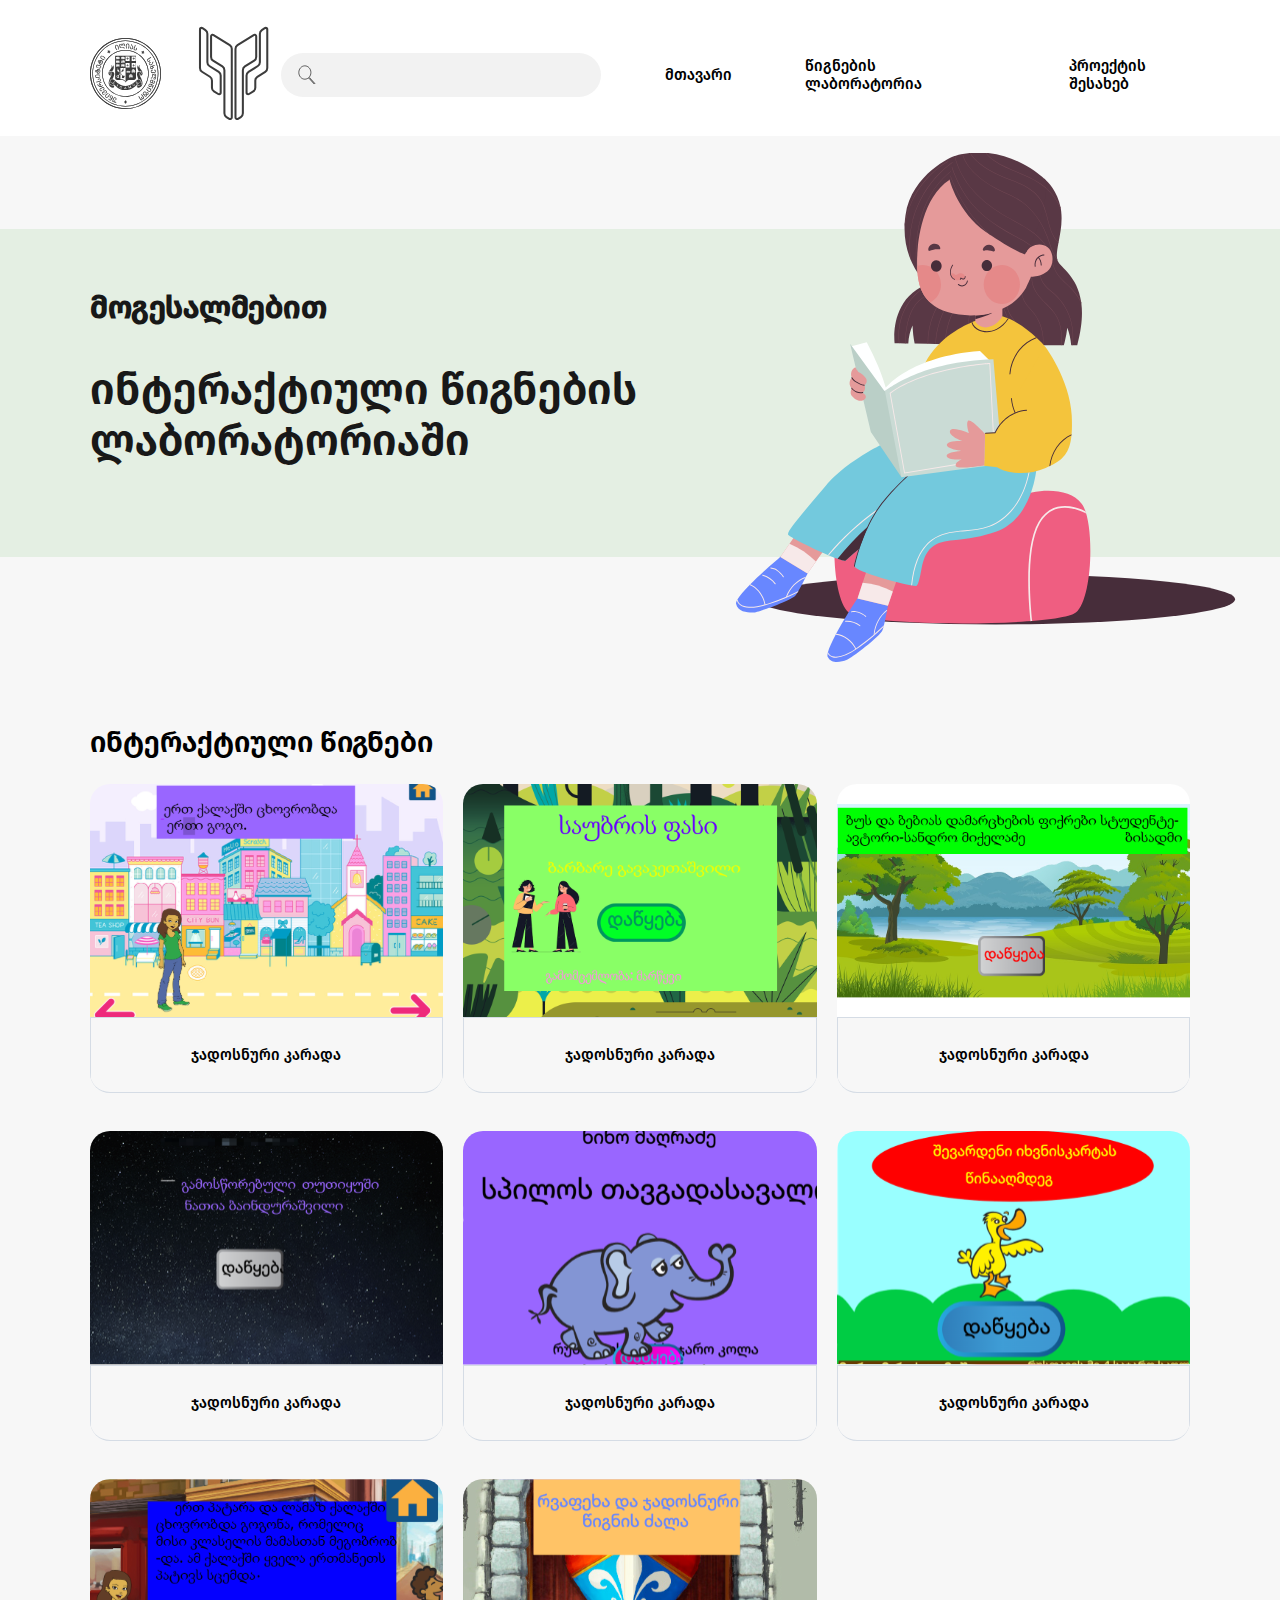
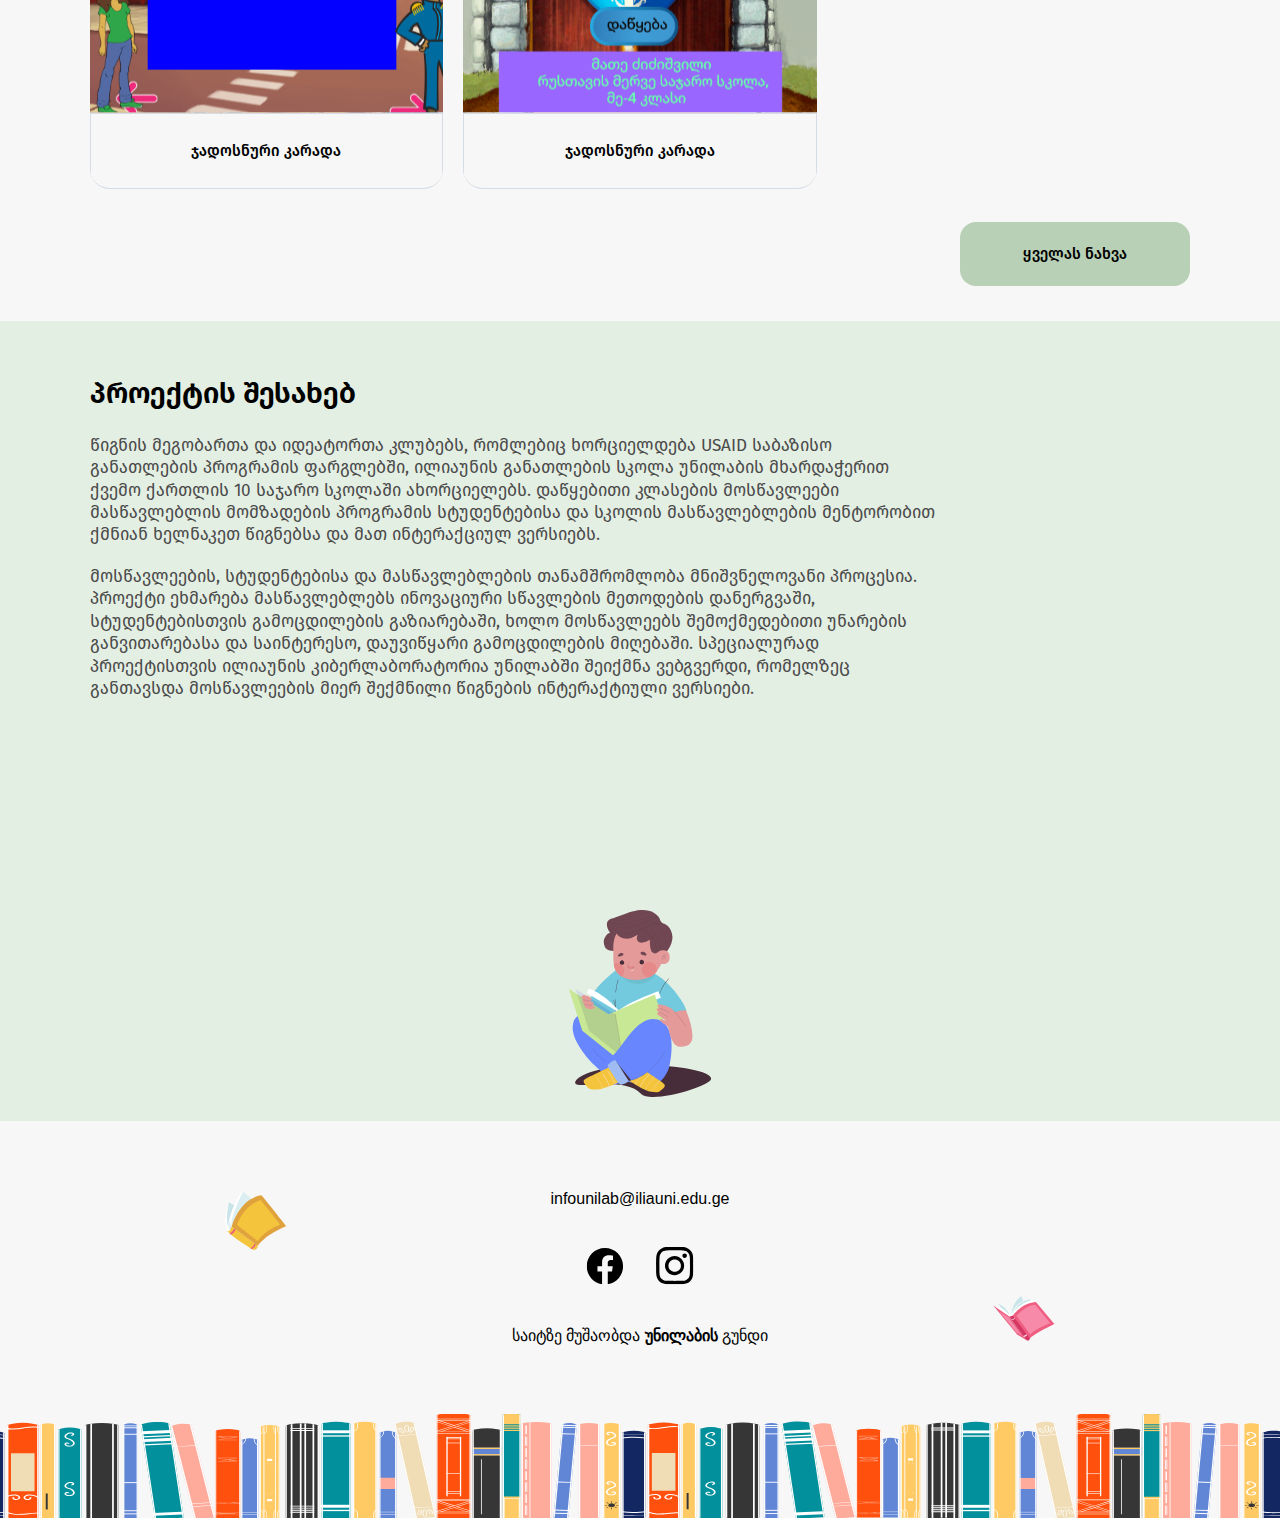
<file: index.html>
<!DOCTYPE html>
<html lang="en">
  <head>
    <meta charset="UTF-8" />
    <meta name="viewport" content="width=device-width, initial-scale=1.0" />
    <meta name="description" content="Laboratory of books, Unilab Project" />
    <meta name="author" content="Guga Kobakhidze, Luka Butskhrikidze" />
    <title>Laboratory of books</title>
    <link rel="stylesheet" href="./styles/css/global.css" />
  </head>
  <body>
    <!-- Mobile Menu -->
    <div class="mobileMenu">
      <div class="closeBtn">
        <svg
          class="closeButton"
          width="65"
          height="65"
          viewBox="0 0 65 65"
          fill="none"
          xmlns="http://www.w3.org/2000/svg"
        >
          <g filter="url(#filter0_d_936_4013)">
            <rect
              width="39.0763"
              height="3.3494"
              rx="1.6747"
              transform="matrix(0.707118 -0.707096 0.707118 0.707096 20 42.6309)"
              fill="#3E3E3E"
            />
            <rect
              width="39.0763"
              height="3.3494"
              rx="1.6747"
              transform="matrix(0.707118 0.707096 -0.707118 0.707096 22.3687 15)"
              fill="#3E3E3E"
            />
          </g>
          <defs>
            <filter
              id="filter0_d_936_4013"
              x="0.693848"
              y="-4.30664"
              width="68.6128"
              height="68.6113"
              filterUnits="userSpaceOnUse"
              color-interpolation-filters="sRGB"
            >
              <feFlood flood-opacity="0" result="BackgroundImageFix" />
              <feColorMatrix
                in="SourceAlpha"
                type="matrix"
                values="0 0 0 0 0 0 0 0 0 0 0 0 0 0 0 0 0 0 127 0"
                result="hardAlpha"
              />
              <feOffset />
              <feGaussianBlur stdDeviation="10" />
              <feComposite in2="hardAlpha" operator="out" />
              <feColorMatrix
                type="matrix"
                values="0 0 0 0 0 0 0 0 0 0 0 0 0 0 0 0 0 0 0.25 0"
              />
              <feBlend
                mode="normal"
                in2="BackgroundImageFix"
                result="effect1_dropShadow_936_4013"
              />
              <feBlend
                mode="normal"
                in="SourceGraphic"
                in2="effect1_dropShadow_936_4013"
                result="shape"
              />
            </filter>
          </defs>
        </svg>
      </div>
      <nav class="mobile_nav">
        <ul>
          <li><a href="./index.html">მთავარი</a></li>
          <li><a href="./booksPage.html">წიგნების ლაბორატორია</a></li>
          <li><a href="#">პროექტის შესახებ</a></li>
        </ul>
      </nav>
    </div>

    <!-- OverLay -->
    <div class="overlay">
      <!-- Header Content -->
      <header class="header_container">
        <div class="header_content container">
          <div class="logos">
            <a href="https://iliauni.edu.ge/ge" target="_blank"
              ><img class="UnilabLogo" src="./assets/UnilabLogo.svg" alt="Logo"
            /></a>
            <a href="https://iliauni.edu.ge/ge" target="_blank"
              ><img class="Logo" src="./assets/logo.svg" alt="Logo"
            /></a>
          </div>
          <div class="search_form">
            <form>
              <label for="h-search" class="visually-hidden">Seach</label>
              <input type="search" id="h-search" name="search" />
              <button type="submit" aria-label="Search">
                <svg
                  class="search-icon"
                  width="28"
                  height="33"
                  viewBox="0 0 28 33"
                  fill="none"
                  xmlns="http://www.w3.org/2000/svg"
                  aria-hidden="true"
                >
                  <rect
                    x="0.672678"
                    width="12.901"
                    height="1.31684"
                    transform="matrix(0.672678 0.739935 0.672678 -0.739935 16.8051 21.3382)"
                    fill="#F2F2F2"
                    stroke="black"
                  />
                  <path
                    d="M20.4383 12.3948C20.4383 18.5246 15.9312 23.4107 10.4691 23.4107C5.00711 23.4107 0.5 18.5246 0.5 12.3948C0.5 6.26498 5.00711 1.37891 10.4691 1.37891C15.9312 1.37891 20.4383 6.26498 20.4383 12.3948Z"
                    fill="#F2F2F2"
                    stroke="black"
                  />
                </svg>
              </button>
            </form>
          </div>
          <div class="navigation">
            <div class="burgerMenu">
              <svg
                width="29"
                height="18"
                viewBox="0 0 29 18"
                fill="none"
                xmlns="http://www.w3.org/2000/svg"
              >
                <rect
                  x="0.350586"
                  width="28.6491"
                  height="3.00003"
                  rx="1.50001"
                  fill="#3E3E3E"
                />
                <rect
                  x="0.350586"
                  y="7.5"
                  width="28.6491"
                  height="3.00003"
                  rx="1.50001"
                  fill="#3E3E3E"
                />
                <rect
                  x="0.350586"
                  y="15"
                  width="28.6491"
                  height="3.00003"
                  rx="1.50001"
                  fill="#3E3E3E"
                />
              </svg>
            </div>
            <nav>
              <ul>
                <li><a href="./index.html">მთავარი</a></li>
                <li><a href="./booksPage.html">წიგნების ლაბორატორია</a></li>
                <li><a href="#">პროექტის შესახებ</a></li>
              </ul>
            </nav>
          </div>
        </div>
      </header>

      <!-- Main Content -->
      <main class="main-container">
        <!-- Greeding Section -->
        <section class="greeting_section" id="greeting-section">
          <div class="greeting_content container">
            <div class="greeting">
              <h2>მოგესალმებით</h2>
              <h1>ინტერაქტიული წიგნების ლაბორატორიაში</h1>
            </div>
            <div class="greeting_img">
              <img src="./assets/illustrationGreeting.svg" alt="illustration" />
            </div>
          </div>
        </section>

        <!-- Book Cards Section -->
        <section class="bookCards_section" id="cards-section">
          <div class="bookCards_content container">
            <h2 class="title">ინტერაქტიული წიგნები</h2>
            <div class="bookCards-grid">
              <div class="bookCard">
                <img src="./assets/cards/card1.svg" alt="card" />
                <div class="bookCard_title">
                  <a href="detailed.html" class="subtitle">ჯადოსნური კარადა</a>
                </div>
              </div>
              <div class="bookCard">
                <img src="./assets/cards/card2.svg" alt="card" />
                <div class="bookCard_title">
                  <h2 class="subtitle">ჯადოსნური კარადა</h2>
                </div>
              </div>
              <div class="bookCard">
                <img src="./assets/cards/card3.svg" alt="card" />
                <div class="bookCard_title">
                  <h2 class="subtitle">ჯადოსნური კარადა</h2>
                </div>
              </div>
              <div class="bookCard">
                <img src="./assets/cards/card4.svg" alt="card" />
                <div class="bookCard_title">
                  <h2 class="subtitle">ჯადოსნური კარადა</h2>
                </div>
              </div>
              <div class="bookCard">
                <img src="./assets/cards/card5.svg" alt="card" />
                <div class="bookCard_title">
                  <h2 class="subtitle">ჯადოსნური კარადა</h2>
                </div>
              </div>
              <div class="bookCard">
                <img src="./assets/cards/card6.svg" alt="card" />
                <div class="bookCard_title">
                  <h2 class="subtitle">ჯადოსნური კარადა</h2>
                </div>
              </div>
              <div class="bookCard">
                <img src="./assets/cards/card7.svg" alt="card" />
                <div class="bookCard_title">
                  <h2 class="subtitle">ჯადოსნური კარადა</h2>
                </div>
              </div>
              <div class="bookCard">
                <img src="./assets/cards/card8.svg" alt="card" />
                <div class="bookCard_title">
                  <h2 class="subtitle">ჯადოსნური კარადა</h2>
                </div>
              </div>
            </div>
            <div class="button_content">
              <a href="./booksPage.html" class="btn">ყველას ნახვა</a>
            </div>
          </div>
        </section>

        <!-- About Project Section -->
        <section class="about_section" id="about-section">
          <div class="about_content container">
            <div class="about_project">
              <h2 class="title">პროექტის შესახებ</h2>
              <p class="paragraph">
                წიგნის მეგობართა და იდეატორთა კლუბებს, რომლებიც ხორციელდება
                USAID საბაზისო განათლების პროგრამის ფარგლებში, ილიაუნის
                განათლების სკოლა უნილაბის მხარდაჭერით ქვემო ქართლის 10 საჯარო
                სკოლაში ახორციელებს. დაწყებითი კლასების მოსწავლეები მასწავლებლის
                მომზადების პროგრამის სტუდენტებისა და სკოლის მასწავლებლების
                მენტორობით ქმნიან ხელნაკეთ წიგნებსა და მათ ინტერაქციულ ვერსიებს.
              </p>
              <p class="paragraph">
                მოსწავლეების, სტუდენტებისა და მასწავლებლების თანამშრომლობა
                მნიშვნელოვანი პროცესია. პროექტი ეხმარება მასწავლებლებს
                ინოვაციური სწავლების მეთოდების დანერგვაში, სტუდენტებისთვის
                გამოცდილების გაზიარებაში, ხოლო მოსწავლეებს შემოქმედებითი
                უნარების განვითარებასა და საინტერესო, დაუვიწყარი გამოცდილების
                მიღებაში. სპეციალურად პროექტისთვის ილიაუნის კიბერლაბორატორია
                უნილაბში შეიქმნა ვებგვერდი, რომელზეც განთავსდა მოსწავლეების მიერ
                შექმნილი წიგნების ინტერაქტიული ვერსიები.
              </p>
            </div>
            <div class="about_image">
              <img src="./assets/illustrationAbout.svg" alt="illustration" />
            </div>
          </div>
        </section>
      </main>

      <!-- Footer Content -->
      <footer class="footer" id="footer">
        <!-- Info section -->
        <div class="info-section">
          <!-- Book 1 -->
          <div class="book book-1">
            <img src="./assets/book_1.svg" alt="Book" />
          </div>
          <!-- Footer content -->
          <div class="content">
            <a href="mailto:infounilab@iliauni.edu.ge"
              >infounilab@iliauni.edu.ge</a
            >
            <!-- Social Media Links -->
            <div class="social-links">
              <a href="#">
                <img src="./assets/facebook.svg" alt="Facebook" />
              </a>
              <a href="#">
                <img src="./assets/instagram.svg" alt="instagram" />
              </a>
            </div>
            <p>
              საიტზე მუშაობდა <strong><a href="#">უნილაბის</a></strong> გუნდი
            </p>
          </div>
          <!-- Book 2 -->
          <div class="book book-2">
            <img src="./assets/book_2.svg" alt="Book" />
          </div>
        </div>
        <!-- Books section -->
        <div class="books-section"></div>
      </footer>
    </div>
    <script src="./js/script.js"></script>
  </body>
</html>
</file>
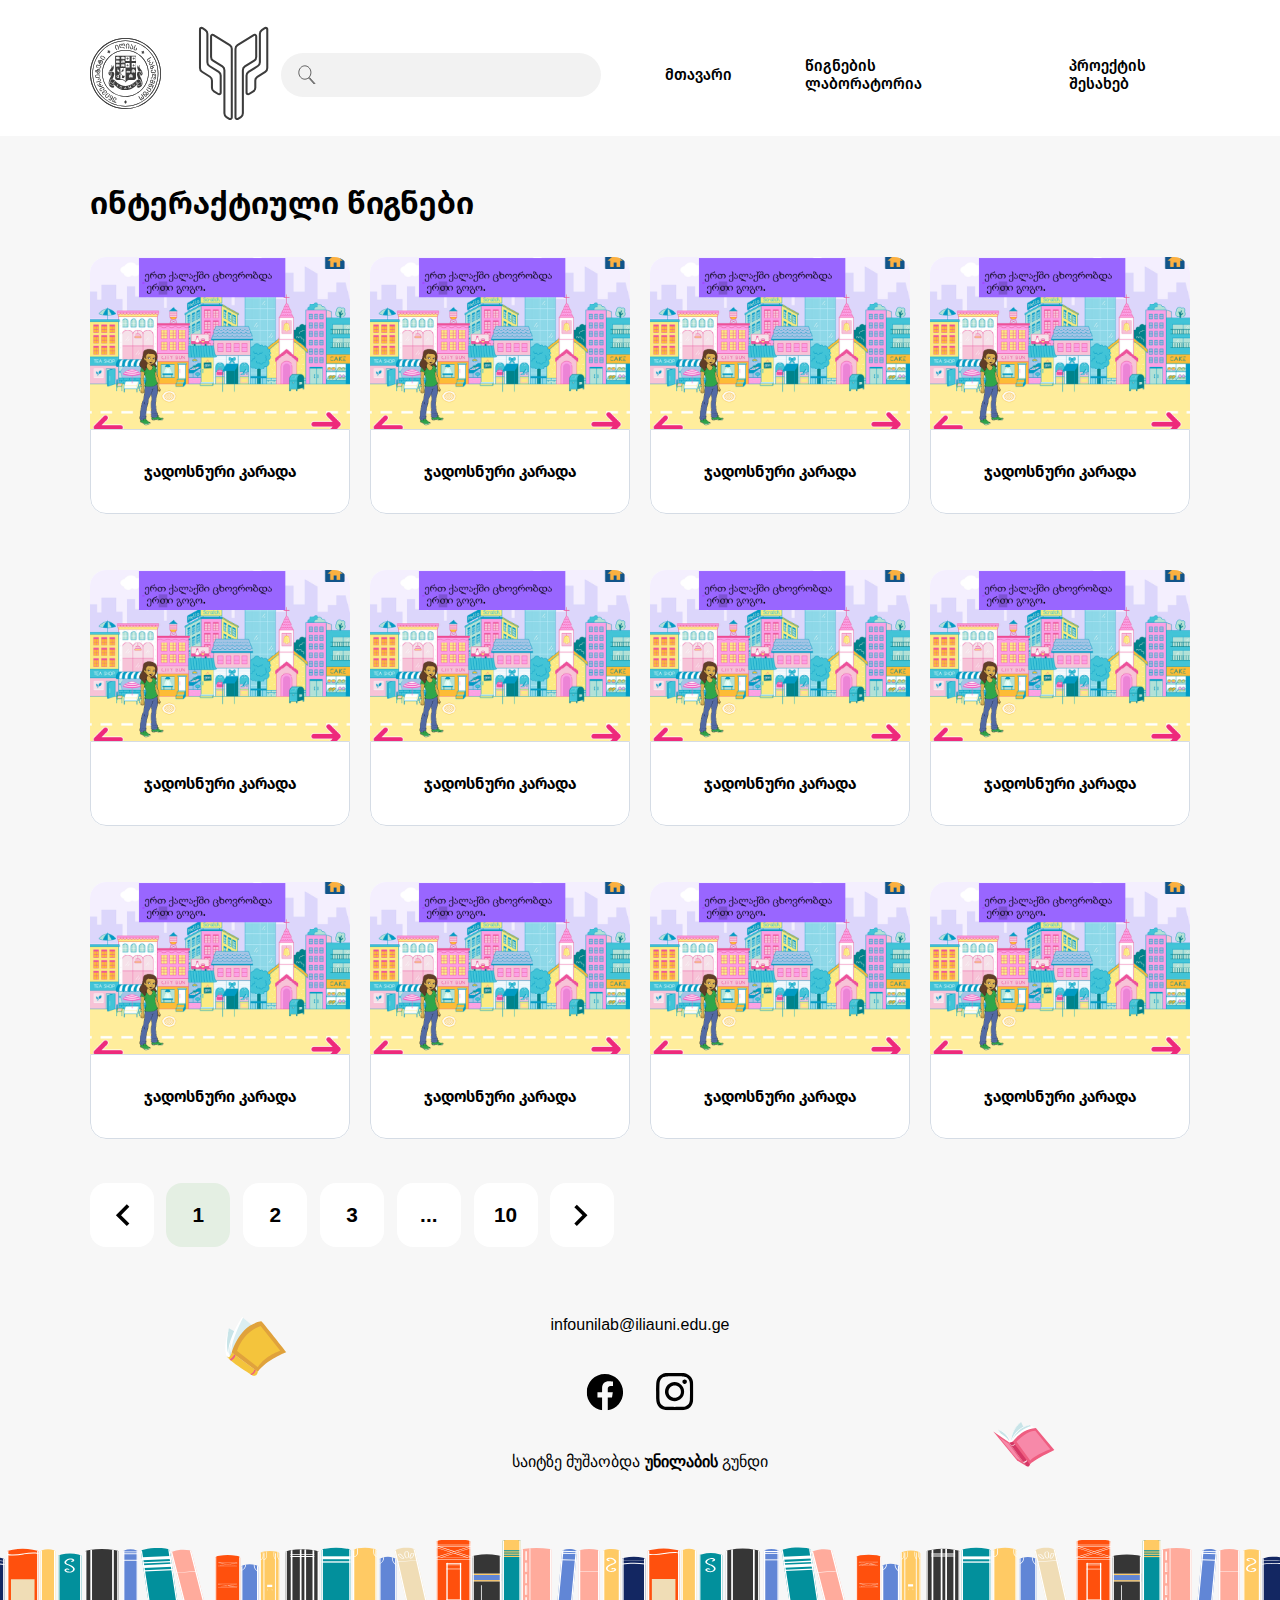
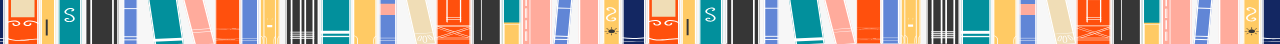
<file: booksPage.html>
<!DOCTYPE html>
<html lang="en">
  <head>
    <meta charset="UTF-8" />
    <meta name="viewport" content="width=device-width, initial-scale=1.0" />
    <meta name="description" content="Laboratory of books, Unilab Project" />
    <meta name="author" content="Guga Kobakhidze, Luka Butskhrikidze" />
    <title>Laboratory of books</title>
    <link rel="stylesheet" href="./styles/css/global.css" />
  </head>
  <body>
    <!-- Mobile Menu -->
    <div class="mobileMenu">
      <div class="closeBtn">
        <svg
          class="closeButton"
          width="65"
          height="65"
          viewBox="0 0 65 65"
          fill="none"
          xmlns="http://www.w3.org/2000/svg"
        >
          <g filter="url(#filter0_d_936_4013)">
            <rect
              width="39.0763"
              height="3.3494"
              rx="1.6747"
              transform="matrix(0.707118 -0.707096 0.707118 0.707096 20 42.6309)"
              fill="#3E3E3E"
            />
            <rect
              width="39.0763"
              height="3.3494"
              rx="1.6747"
              transform="matrix(0.707118 0.707096 -0.707118 0.707096 22.3687 15)"
              fill="#3E3E3E"
            />
          </g>
          <defs>
            <filter
              id="filter0_d_936_4013"
              x="0.693848"
              y="-4.30664"
              width="68.6128"
              height="68.6113"
              filterUnits="userSpaceOnUse"
              color-interpolation-filters="sRGB"
            >
              <feFlood flood-opacity="0" result="BackgroundImageFix" />
              <feColorMatrix
                in="SourceAlpha"
                type="matrix"
                values="0 0 0 0 0 0 0 0 0 0 0 0 0 0 0 0 0 0 127 0"
                result="hardAlpha"
              />
              <feOffset />
              <feGaussianBlur stdDeviation="10" />
              <feComposite in2="hardAlpha" operator="out" />
              <feColorMatrix
                type="matrix"
                values="0 0 0 0 0 0 0 0 0 0 0 0 0 0 0 0 0 0 0.25 0"
              />
              <feBlend
                mode="normal"
                in2="BackgroundImageFix"
                result="effect1_dropShadow_936_4013"
              />
              <feBlend
                mode="normal"
                in="SourceGraphic"
                in2="effect1_dropShadow_936_4013"
                result="shape"
              />
            </filter>
          </defs>
        </svg>
      </div>
      <nav class="mobile_nav">
        <ul>
          <li><a href="index.html">მთავარი</a></li>
          <li><a href="./booksPage.html">წიგნების ლაბორატორია</a></li>
          <li><a href="#">პროექტის შესახებ</a></li>
        </ul>
      </nav>
    </div>

    <!-- OverLay -->
    <div class="overlay">
      <!-- Header Content -->
      <header class="header_container">
        <div class="header_content container">
          <div class="logos">
            <a href="https://iliauni.edu.ge/ge" target="_blank"
              ><img class="UnilabLogo" src="./assets/UnilabLogo.svg" alt="Logo"
            /></a>
            <a href="https://iliauni.edu.ge/ge" target="_blank"
              ><img class="Logo" src="./assets/logo.svg" alt="Logo"
            /></a>
          </div>
          <div class="search_form">
            <form>
              <label for="h-searchs" class="visually-hidden">Seach</label>
              <input type="search" id="h-searchs" name="search" />
              <button type="submit" aria-label="Search">
                <svg
                  class="search-icon"
                  width="28"
                  height="33"
                  viewBox="0 0 28 33"
                  fill="none"
                  xmlns="http://www.w3.org/2000/svg"
                  aria-hidden="true"
                >
                  <rect
                    x="0.672678"
                    width="12.901"
                    height="1.31684"
                    transform="matrix(0.672678 0.739935 0.672678 -0.739935 16.8051 21.3382)"
                    fill="#F2F2F2"
                    stroke="black"
                  />
                  <path
                    d="M20.4383 12.3948C20.4383 18.5246 15.9312 23.4107 10.4691 23.4107C5.00711 23.4107 0.5 18.5246 0.5 12.3948C0.5 6.26498 5.00711 1.37891 10.4691 1.37891C15.9312 1.37891 20.4383 6.26498 20.4383 12.3948Z"
                    fill="#F2F2F2"
                    stroke="black"
                  />
                </svg>
              </button>
            </form>
          </div>
          <div class="navigation">
            <div class="burgerMenu">
              <svg
                width="29"
                height="18"
                viewBox="0 0 29 18"
                fill="none"
                xmlns="http://www.w3.org/2000/svg"
              >
                <rect
                  x="0.350586"
                  width="28.6491"
                  height="3.00003"
                  rx="1.50001"
                  fill="#3E3E3E"
                />
                <rect
                  x="0.350586"
                  y="7.5"
                  width="28.6491"
                  height="3.00003"
                  rx="1.50001"
                  fill="#3E3E3E"
                />
                <rect
                  x="0.350586"
                  y="15"
                  width="28.6491"
                  height="3.00003"
                  rx="1.50001"
                  fill="#3E3E3E"
                />
              </svg>
            </div>
            <nav>
              <ul>
                <li><a href="index.html">მთავარი</a></li>
                <li><a href="./booksPage.html">წიგნების ლაბორატორია</a></li>
                <li><a href="#">პროექტის შესახებ</a></li>
              </ul>
            </nav>
          </div>
        </div>
      </header>

      <!-- BooksPage Main Content -->
      <main class="booksPage container main-container">
        <h2>ინტერაქტიული წიგნები</h2>

        <!-- Cards -->
        <div class="cards">
          <!-- Cards -->
          <div class="card">
            <a href="#">
              <div class="img-div">
                <img src="./assets/cards/card1.svg" alt="card1" />
              </div>
              <div class="book-title">
                <h3>ჯადოსნური კარადა</h3>
              </div>
            </a>
          </div>
          <div class="card">
            <a href="#">
              <div class="img-div">
                <img src="./assets/cards/card1.svg" alt="card1" />
              </div>
              <div class="book-title">
                <h3>ჯადოსნური კარადა</h3>
              </div>
            </a>
          </div>
          <div class="card">
            <a href="#">
              <div class="img-div">
                <img src="./assets/cards/card1.svg" alt="card1" />
              </div>
              <div class="book-title">
                <h3>ჯადოსნური კარადა</h3>
              </div>
            </a>
          </div>
          <div class="card">
            <a href="#">
              <div class="img-div">
                <img src="./assets/cards/card1.svg" alt="card1" />
              </div>
              <div class="book-title">
                <h3>ჯადოსნური კარადა</h3>
              </div>
            </a>
          </div>
          <div class="card">
            <a href="#">
              <div class="img-div">
                <img src="./assets/cards/card1.svg" alt="card1" />
              </div>
              <div class="book-title">
                <h3>ჯადოსნური კარადა</h3>
              </div>
            </a>
          </div>
          <div class="card">
            <a href="#">
              <div class="img-div">
                <img src="./assets/cards/card1.svg" alt="card1" />
              </div>
              <div class="book-title">
                <h3>ჯადოსნური კარადა</h3>
              </div>
            </a>
          </div>
          <div class="card">
            <a href="#">
              <div class="img-div">
                <img src="./assets/cards/card1.svg" alt="card1" />
              </div>
              <div class="book-title">
                <h3>ჯადოსნური კარადა</h3>
              </div>
            </a>
          </div>
          <div class="card">
            <a href="#">
              <div class="img-div">
                <img src="./assets/cards/card1.svg" alt="card1" />
              </div>
              <div class="book-title">
                <h3>ჯადოსნური კარადა</h3>
              </div>
            </a>
          </div>
          <div class="card">
            <a href="#">
              <div class="img-div">
                <img src="./assets/cards/card1.svg" alt="card1" />
              </div>
              <div class="book-title">
                <h3>ჯადოსნური კარადა</h3>
              </div>
            </a>
          </div>
          <div class="card">
            <a href="#">
              <div class="img-div">
                <img src="./assets/cards/card1.svg" alt="card1" />
              </div>
              <div class="book-title">
                <h3>ჯადოსნური კარადა</h3>
              </div>
            </a>
          </div>
          <div class="card">
            <a href="#">
              <div class="img-div">
                <img src="./assets/cards/card1.svg" alt="card1" />
              </div>
              <div class="book-title">
                <h3>ჯადოსნური კარადა</h3>
              </div>
            </a>
          </div>
          <div class="card">
            <a href="#">
              <div class="img-div">
                <img src="./assets/cards/card1.svg" alt="card1" />
              </div>
              <div class="book-title">
                <h3>ჯადოსნური კარადა</h3>
              </div>
            </a>
          </div>
        </div>

        <!-- Pagination -->
        <div class="pagination">
          <!-- Previous Button -->
          <button class="prev-arr nav-btn">
            <img src="./assets/prev.svg" alt="Previous" />
          </button>

          <!-- Numbers -->
          <button class="num button active">
            <span>1</span>
          </button>

          <button class="num button">
            <span>2</span>
          </button>

          <button class="num button">
            <span>3</span>
          </button>

          <button class="num button">
            <span>...</span>
          </button>

          <button class="num button">
            <span>10</span>
          </button>

          <!-- Next Button -->
          <button class="next-arr nav-btn">
            <img src="./assets/prev.svg" alt="Next" />
          </button>
        </div>
      </main>

      <!-- Footer Content -->
      <footer class="footer" id="footer">
        <!-- Info section -->
        <div class="info-section">
          <!-- Book 1 -->
          <div class="book book-1">
            <img src="./assets/book_1.svg" alt="Book" />
          </div>
          <!-- Footer content -->
          <div class="content">
            <a href="mailto:infounilab@iliauni.edu.ge"
              >infounilab@iliauni.edu.ge</a
            >
            <!-- Social Media Links -->
            <div class="social-links">
              <a href="#">
                <img src="./assets/facebook.svg" alt="Facebook" />
              </a>
              <a href="#">
                <img src="./assets/instagram.svg" alt="instagram" />
              </a>
            </div>
            <p>
              საიტზე მუშაობდა <strong><a href="#">უნილაბის</a></strong> გუნდი
            </p>
          </div>
          <!-- Book 2 -->
          <div class="book book-2">
            <img src="./assets/book_2.svg" alt="Book" />
          </div>
        </div>
        <!-- Books section -->
        <div class="books-section"></div>
      </footer>
    </div>
    <script src="./js/script.js"></script>
  </body>
</html>
</file>
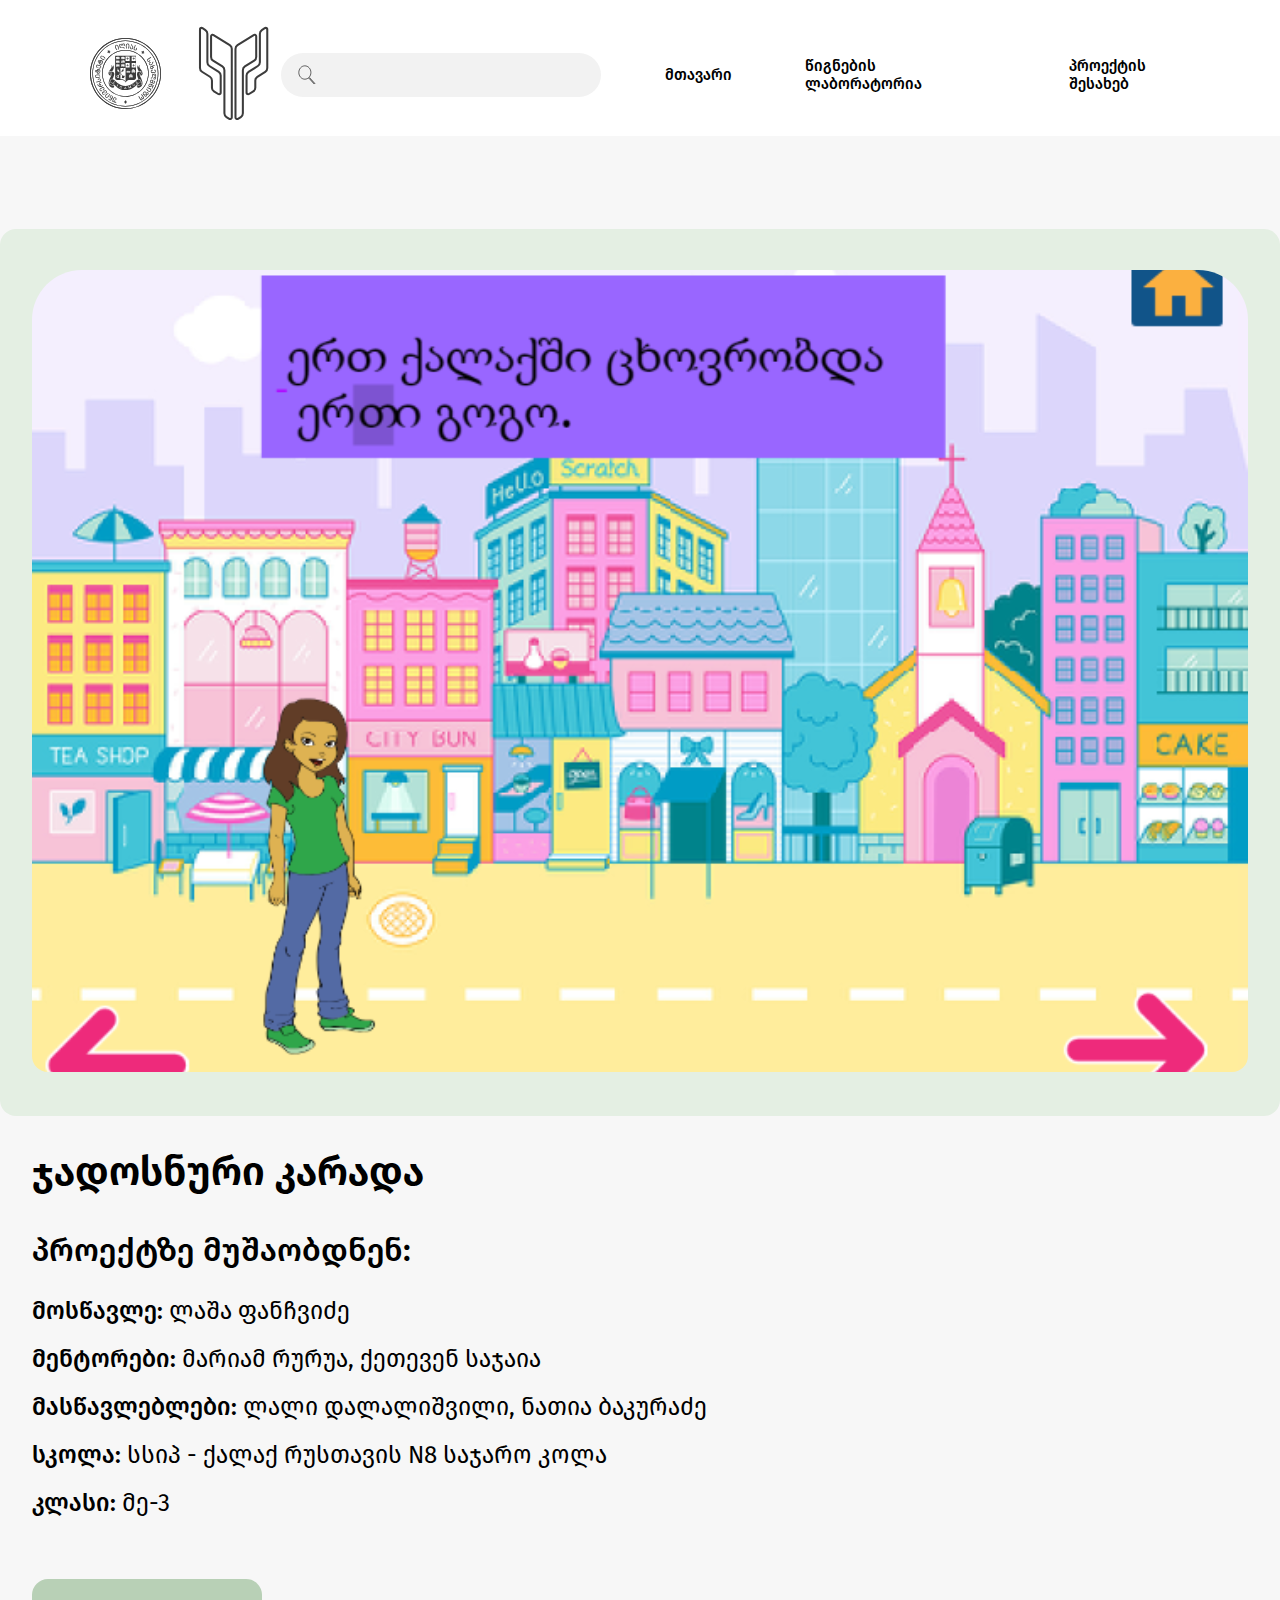
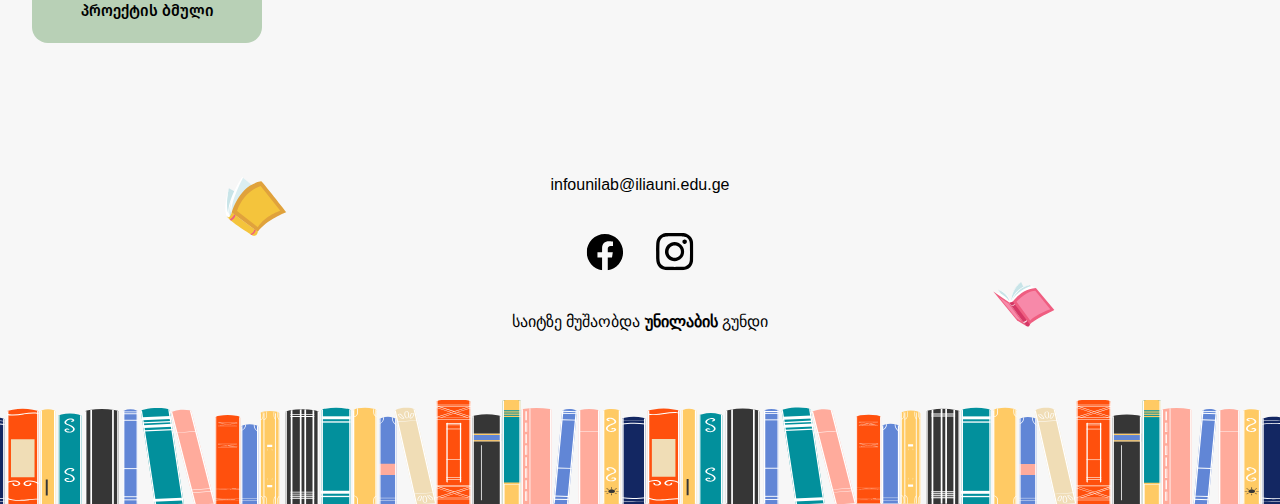
<file: detailed.html>
<!DOCTYPE html>
<html lang="en">
  <head>
    <meta charset="UTF-8" />
    <meta name="viewport" content="width=device-width, initial-scale=1.0" />
    <meta name="description" content="Laboratory of books, Unilab Project" />
    <meta name="author" content="Guga Kobakhidze, Luka Butskhrikidze" />
    <title>Laboratory of books</title>
    <link rel="stylesheet" href="./styles/css/global.css" />
  </head>
  <body>
    <!-- Mobile Menu -->
    <div class="mobileMenu">
      <div class="closeBtn">
        <svg
          class="closeButton"
          width="65"
          height="65"
          viewBox="0 0 65 65"
          fill="none"
          xmlns="http://www.w3.org/2000/svg"
        >
          <g filter="url(#filter0_d_936_4013)">
            <rect
              width="39.0763"
              height="3.3494"
              rx="1.6747"
              transform="matrix(0.707118 -0.707096 0.707118 0.707096 20 42.6309)"
              fill="#3E3E3E"
            />
            <rect
              width="39.0763"
              height="3.3494"
              rx="1.6747"
              transform="matrix(0.707118 0.707096 -0.707118 0.707096 22.3687 15)"
              fill="#3E3E3E"
            />
          </g>
          <defs>
            <filter
              id="filter0_d_936_4013"
              x="0.693848"
              y="-4.30664"
              width="68.6128"
              height="68.6113"
              filterUnits="userSpaceOnUse"
              color-interpolation-filters="sRGB"
            >
              <feFlood flood-opacity="0" result="BackgroundImageFix" />
              <feColorMatrix
                in="SourceAlpha"
                type="matrix"
                values="0 0 0 0 0 0 0 0 0 0 0 0 0 0 0 0 0 0 127 0"
                result="hardAlpha"
              />
              <feOffset />
              <feGaussianBlur stdDeviation="10" />
              <feComposite in2="hardAlpha" operator="out" />
              <feColorMatrix
                type="matrix"
                values="0 0 0 0 0 0 0 0 0 0 0 0 0 0 0 0 0 0 0.25 0"
              />
              <feBlend
                mode="normal"
                in2="BackgroundImageFix"
                result="effect1_dropShadow_936_4013"
              />
              <feBlend
                mode="normal"
                in="SourceGraphic"
                in2="effect1_dropShadow_936_4013"
                result="shape"
              />
            </filter>
          </defs>
        </svg>
      </div>
      <nav class="mobile_nav">
        <ul>
          <li><a href="index.html">მთავარი</a></li>
          <li><a href="./booksPage.html">წიგნების ლაბორატორია</a></li>
          <li><a href="#">პროექტის შესახებ</a></li>
        </ul>
      </nav>
    </div>

    <!-- OverLay -->
    <div class="overlay">
      <!-- Header Content -->
      <header class="header_container">
        <div class="header_content container">
          <div class="logos">
            <a href="https://iliauni.edu.ge/ge" target="_blank"
              ><img class="UnilabLogo" src="./assets/UnilabLogo.svg" alt="Logo"
            /></a>
            <a href="https://iliauni.edu.ge/ge" target="_blank"
              ><img class="Logo" src="./assets/logo.svg" alt="Logo"
            /></a>
          </div>
          <div class="search_form">
            <form>
              <label for="h-searchs" class="visually-hidden">Seach</label>
              <input type="search" id="h-searchs" name="search" />
              <button type="submit" aria-label="Search">
                <svg
                  class="search-icon"
                  width="28"
                  height="33"
                  viewBox="0 0 28 33"
                  fill="none"
                  xmlns="http://www.w3.org/2000/svg"
                  aria-hidden="true"
                >
                  <rect
                    x="0.672678"
                    width="12.901"
                    height="1.31684"
                    transform="matrix(0.672678 0.739935 0.672678 -0.739935 16.8051 21.3382)"
                    fill="#F2F2F2"
                    stroke="black"
                  />
                  <path
                    d="M20.4383 12.3948C20.4383 18.5246 15.9312 23.4107 10.4691 23.4107C5.00711 23.4107 0.5 18.5246 0.5 12.3948C0.5 6.26498 5.00711 1.37891 10.4691 1.37891C15.9312 1.37891 20.4383 6.26498 20.4383 12.3948Z"
                    fill="#F2F2F2"
                    stroke="black"
                  />
                </svg>
              </button>
            </form>
          </div>
          <div class="navigation">
            <div class="burgerMenu">
              <svg
                width="29"
                height="18"
                viewBox="0 0 29 18"
                fill="none"
                xmlns="http://www.w3.org/2000/svg"
              >
                <rect
                  x="0.350586"
                  width="28.6491"
                  height="3.00003"
                  rx="1.50001"
                  fill="#3E3E3E"
                />
                <rect
                  x="0.350586"
                  y="7.5"
                  width="28.6491"
                  height="3.00003"
                  rx="1.50001"
                  fill="#3E3E3E"
                />
                <rect
                  x="0.350586"
                  y="15"
                  width="28.6491"
                  height="3.00003"
                  rx="1.50001"
                  fill="#3E3E3E"
                />
              </svg>
            </div>
            <nav>
              <ul>
                <li><a href="index.html">მთავარი</a></li>
                <li><a href="./booksPage.html">წიგნების ლაბორატორია</a></li>
                <li><a href="#">პროექტის შესახებ</a></li>
              </ul>
            </nav>
          </div>
        </div>
      </header>

      <!-- Detailed Main Content -->
      <main class="main-container" id="main-detailed">
        <section class="section detailed_section">
          <div class="ditailed_content container">
            <div class="detaield_image">
              <img src="./assets/cards/card1.svg" alt="detaield-image" />
            </div>
            <div class="detailed_info">
              <h2>ჯადოსნური კარადა</h2>
              <h3>პროექტზე მუშაობდნენ:</h3>
              <div class="project_authors">
                <p>მოსწავლე: <span>ლაშა ფანჩვიძე</span></p>
                <p>მენტორები: <span>მარიამ რურუა, ქეთევენ საჯაია</span></p>
                <p>
                  მასწავლებლები: <span>ლალი დალალიშვილი, ნათია ბაკურაძე</span>
                </p>
                <p>სკოლა: <span>სსიპ - ქალაქ რუსთავის N8 საჯარო კოლა</span></p>
                <p>კლასი: <span>მე-3</span></p>
              </div>
              <a href="#" class="btn">პროექტის ბმული</a>
            </div>
          </div>
        </section>
      </main>

      <!-- Footer Content -->
      <footer class="footer" id="footer">
        <!-- Info section -->
        <div class="info-section">
          <!-- Book 1 -->
          <div class="book book-1">
            <img src="./assets/book_1.svg" alt="Book" />
          </div>
          <!-- Footer content -->
          <div class="content">
            <a href="mailto:infounilab@iliauni.edu.ge"
              >infounilab@iliauni.edu.ge</a
            >
            <!-- Social Media Links -->
            <div class="social-links">
              <a href="#">
                <img src="./assets/facebook.svg" alt="Facebook" />
              </a>
              <a href="#">
                <img src="./assets/instagram.svg" alt="instagram" />
              </a>
            </div>
            <p>
              საიტზე მუშაობდა <strong><a href="#">უნილაბის</a></strong> გუნდი
            </p>
          </div>
          <!-- Book 2 -->
          <div class="book book-2">
            <img src="./assets/book_2.svg" alt="Book" />
          </div>
        </div>
        <!-- Books section -->
        <div class="books-section"></div>
      </footer>
    </div>
    <script src="./js/script.js"></script>
  </body>
</html>
</file>
<file: styles/css/global.css>
/* http://meyerweb.com/eric/tools/css/reset/ 
   v2.0 | 20110126
   License: none (public domain)
*/
*,
*::before,
*::after {
  margin: 0;
  padding: 0;
  box-sizing: border-box;
}

html,
body,
div,
span,
applet,
object,
iframe,
h1,
h2,
h3,
h4,
h5,
h6,
p,
blockquote,
pre,
a,
abbr,
acronym,
address,
big,
cite,
code,
del,
dfn,
em,
img,
ins,
kbd,
q,
s,
samp,
small,
strike,
strong,
sub,
sup,
tt,
var,
b,
u,
i,
center,
dl,
dt,
dd,
ol,
ul,
li,
fieldset,
form,
label,
legend,
table,
caption,
tbody,
tfoot,
thead,
tr,
th,
td,
article,
aside,
canvas,
details,
embed,
figure,
figcaption,
footer,
header,
hgroup,
menu,
nav,
output,
ruby,
section,
summary,
time,
mark,
audio,
video {
  margin: 0;
  padding: 0;
  border: 0;
  font-size: 100%;
  font: inherit;
  vertical-align: baseline;
  text-decoration: none;
}

/* HTML5 display-role reset for older browsers */
article,
aside,
details,
figcaption,
figure,
footer,
header,
hgroup,
menu,
nav,
section {
  display: block;
}

body {
  line-height: 1;
  font-family: "Work Sans", sans-serif;
  background-color: #f7f7f7;
}

ol,
ul {
  list-style: none;
}

blockquote,
q {
  quotes: none;
}

blockquote:before,
blockquote:after,
q:before,
q:after {
  content: "";
  content: none;
}

table {
  border-collapse: collapse;
  border-spacing: 0;
}

button {
  cursor: pointer;
}

@font-face {
  font-family: "FiraGo-SemiBold";
  src: url("../../fonts/FiraGO-SemiBold.ttf");
}
@font-face {
  font-family: "FiraGo-Medium";
  src: url("../../fonts/FiraGO-Medium.ttf");
}
@font-face {
  font-family: "FiraGo-Regular";
  src: url("../../fonts/FiraGO-Regular.ttf");
}
@font-face {
  font-family: "FiraGo-Thin";
  src: url("../../fonts/FiraGO-Thin.ttf");
}
html {
  font-size: 16px;
  scroll-behavior: smooth;
}

.main-container {
  background-color: #f7f7f7;
  padding-top: 5.8rem;
}
@media only screen and (max-width: 1259px) {
  .main-container {
    padding-top: 2.25rem;
  }
}
@media only screen and (max-width: 719px) {
  .main-container {
    padding-top: 5rem;
  }
}

.overlay {
  display: flex;
  flex-direction: column;
  justify-content: space-between;
  min-height: 100vh;
}

@media only screen and (max-width: 719px) {
  .main-container-mobile {
    padding-top: 1.75rem;
  }
}

.container {
  max-width: 1920px;
  padding: 0 7%;
  margin: 0 auto;
}

.title {
  color: #000;
  font-family: "FiraGo-SemiBold";
  font-size: 1.8rem;
  font-weight: 700;
  line-height: normal;
}
@media only screen and (max-width: 1024px) {
  .title {
    font-size: 2.2rem;
  }
}
@media only screen and (max-width: 1024px) {
  .title {
    font-size: 1.68rem;
  }
}

@media only screen and (max-width: 719px) {
  .bookCards_content .title {
    display: none;
  }
}

.subtitle {
  color: #000;
  font-family: "FiraGo-Medium";
  font-size: 0.95rem;
  font-weight: 500;
  line-height: normal;
}
@media only screen and (max-width: 1259px) {
  .subtitle {
    font-size: 1.25rem;
  }
}

.paragraph {
  line-height: 1.4rem;
  color: #4b4b4b;
  font-family: "FiraGo-Regular";
  font-size: 1.075rem;
  font-weight: 400;
  line-height: normal;
}
@media only screen and (max-width: 1259px) {
  .paragraph {
    font-size: 1.25rem;
  }
}
@media only screen and (max-width: 719px) {
  .paragraph {
    font-size: 0.825rem;
  }
}

.btn {
  width: 14.4rem;
  height: 4rem;
  outline: none;
  border: none;
  border-radius: 1rem;
  transition: 0.5s;
  background-color: #b8d0b6;
  display: flex;
  justify-content: center;
  align-items: center;
  color: #000;
  font-family: "FiraGo-Medium";
  font-size: 0.95rem;
  font-weight: 500;
  line-height: normal;
}

.btn:hover {
  filter: brightness(0.8);
}

.header_container {
  position: relative;
  padding: 1.625rem 0 0.75rem;
  z-index: 2;
  background-color: white;
}
.header_container .header_content {
  display: flex;
  justify-content: space-between;
  align-items: center;
}
.header_container .header_content .logos {
  display: flex;
  justify-content: start;
  align-items: center;
  width: 50%;
}
.header_container .header_content .logos .Logo {
  width: 95px;
  height: 95px;
}
.header_container .header_content .logos .UnilabLogo {
  width: 71px;
  height: 95px;
}
.header_container .header_content .logos a {
  cursor: pointer;
}
.header_container .header_content .logos a:last-child {
  margin-left: 1.56rem;
}
.header_container .header_content .search_form form {
  display: flex;
  justify-content: end;
  align-items: end;
  margin-right: 4rem;
  position: relative;
}
.header_container .header_content .search_form form .visually-hidden {
  position: absolute;
  margin: -1px;
  padding: 0;
  overflow: hidden;
  clip: rect(0, 0, 0, 0);
  border: 0;
}
.header_container .header_content .search_form form input {
  width: 20rem;
  height: 2.75rem;
  background-color: #f2f2f2;
  border-radius: 1.875rem;
  padding: 0 1rem 0 2.8rem;
  outline: none;
  border: none;
  color: #000;
  font-family: "FiraGo-Regular";
  font-size: 0.95rem;
  font-weight: 400;
  line-height: normal;
}
.header_container .header_content .search_form form input::-webkit-search-cancel-button,
.header_container .header_content .search_form form input ::-webkit-search-clear-button,
.header_container .header_content .search_form form input ::-webkit-search-results-button,
.header_container .header_content .search_form form input ::-webkit-search-results-decoration {
  display: none;
}
.header_container .header_content .search_form form button {
  outline: none;
  background-color: none;
  border: none;
}
.header_container .header_content .search_form form button svg {
  position: absolute;
  left: 1rem;
  top: 0.75rem;
  width: 1.25rem;
  height: 1.25rem;
}
@media only screen and (max-width: 1259px) {
  .header_container .header_content .search_form form button svg {
    top: 0.35rem;
  }
}
.header_container .header_content .search_form form button svg path,
.header_container .header_content .search_form form button svg rect {
  transition: 0.5s;
}
.header_container .header_content .search_form form button svg:hover path,
.header_container .header_content .search_form form button svg:hover rect {
  stroke: #8eab8b;
}
.header_container .header_content .navigation {
  display: flex;
  justify-content: center;
  align-items: center;
}
.header_container .header_content .navigation ul {
  display: flex;
  justify-content: center;
  align-items: center;
  width: 34rem;
}
@media only screen and (max-width: 719px) {
  .header_container .header_content .navigation ul {
    display: none;
  }
}
.header_container .header_content .navigation ul li:not(:first-child) {
  margin-left: 4.6rem;
}
@media only screen and (max-width: 1259px) {
  .header_container .header_content .navigation ul li:not(:first-child) {
    margin-left: 1.5rem;
  }
}
.header_container .header_content .navigation ul li a {
  transition: 0.3s;
  color: #000;
  font-family: "FiraGo-Medium";
  font-size: 0.95rem;
  font-weight: 500;
  line-height: normal;
}
.header_container .header_content .navigation ul li a:hover {
  color: #8eab8b;
}
@media only screen and (max-width: 1259px) {
  .header_container {
    padding: 0.8rem 0 1.3rem;
  }
  .header_container .header_content {
    flex-wrap: wrap;
  }
  .header_container .header_content .logos {
    width: auto;
  }
  .header_container .header_content .logos .UnilabLogo,
  .header_container .header_content .logos .Logo {
    width: 55px;
    height: 55px;
  }
  .header_container .header_content .search_form {
    order: 2;
    width: 100%;
    margin-top: 1rem;
  }
  .header_container .header_content .search_form form {
    width: 100%;
  }
  .header_container .header_content .search_form form input {
    width: 100%;
    height: 2.125rem;
  }
  .header_container .header_content .navigation ul {
    width: auto;
  }
  .header_container .header_content .navigation ul a {
    font-size: 0.8rem;
  }
}
@media only screen and (max-width: 719px) {
  .header_container .header_content .search_form {
    margin-top: 0.5rem;
  }
  .header_container .header_content .logos .UnilabLogo,
  .header_container .header_content .logos .Logo {
    width: 33px;
    height: 33px;
  }
  .header_container .header_content .logos a:last-child img {
    margin-left: -1rem;
  }
}

.navigation {
  position: relative;
}
.navigation .burgerMenu {
  display: none;
}
@media only screen and (max-width: 719px) {
  .navigation .burgerMenu {
    display: block;
  }
}
.navigation .burgerMenu svg rect {
  fill: #3e3e3e;
}

.overlay.active {
  filter: blur(8px);
  transition: 0.5s;
}

.mobileMenu {
  position: relative;
  transform: translateY(-300px);
  transition: 0.5s;
  z-index: 8;
  display: flex;
  justify-content: center;
  align-items: center;
}
.mobileMenu .closeBtn .closeButton {
  position: absolute;
  right: 0.3rem;
  top: 0.6rem;
}
.mobileMenu .mobile_nav {
  position: absolute;
  top: 4.5rem;
  width: 99%;
  padding: 3.43rem 0;
  background-color: #e4efe3;
  border-radius: 0.68rem;
  border: 1px solid #000;
  display: flex;
  justify-content: center;
  align-items: center;
}
.mobileMenu .mobile_nav ul {
  display: flex;
  justify-content: center;
  align-items: center;
  flex-direction: column;
}
.mobileMenu .mobile_nav ul li:not(:last-child) {
  margin-bottom: 1.25rem;
}
.mobileMenu .mobile_nav ul a {
  transition: 0.3s;
  color: #000;
  font-family: "FiraGo-Medium";
  font-size: 0.95rem;
  font-weight: 700;
  line-height: normal;
}
.mobileMenu .mobile_nav ul a:hover {
  color: #8eab8b;
}

.greeting_section {
  background-color: #e4efe3;
  margin-bottom: 10.5rem;
}
.greeting_section .greeting_content {
  position: relative;
  height: 20.5rem;
  padding-top: 3.75rem;
  display: flex;
  justify-content: start;
  align-items: start;
}
.greeting_section .greeting_content .greeting h2 {
  margin-bottom: 2.4rem;
  line-height: 120%;
  color: #181818;
  font-family: "FiraGo-Medium";
  font-size: 1.95rem;
  font-weight: 700;
  line-height: normal;
}
.greeting_section .greeting_content .greeting h1 {
  width: 37rem;
  color: #181818;
  font-family: "FiraGo-SemiBold";
  font-size: 2.7rem;
  font-weight: 700;
  line-height: normal;
}
.greeting_section .greeting_content .greeting_img {
  position: absolute;
  top: 55%;
  left: 77%;
  transform: translate(-50%, -50%);
}
@media only screen and (max-width: 1259px) {
  .greeting_section {
    margin-bottom: 6.3rem;
  }
  .greeting_section .greeting_content {
    padding-top: 2.75rem;
  }
  .greeting_section .greeting_content .greeting_img {
    top: 45%;
    width: 15rem;
    height: 15.5rem;
  }
  .greeting_section .greeting_content .greeting_img img {
    width: 100%;
    height: 100%;
  }
  .greeting_section .greeting_content .greeting h2 {
    font-size: 1.7rem;
    margin-bottom: 1.25rem;
    font-family: "FiraGo-SemiBold";
  }
  .greeting_section .greeting_content .greeting h1 {
    font-size: 2.2rem;
    font-family: "FiraGo-SemiBold";
  }
}
@media only screen and (max-width: 719px) {
  .greeting_section .greeting_content {
    height: 12.5rem;
  }
  .greeting_section .greeting_content .greeting_img {
    top: 55%;
    left: 83%;
    width: 6.3rem;
    height: 6.56rem;
  }
  .greeting_section .greeting_content .greeting h2 {
    font-size: 1.25rem;
  }
  .greeting_section .greeting_content .greeting h1 {
    font-size: 1.25rem;
    width: 20rem;
  }
}
@media only screen and (max-width: 375px) {
  .greeting_section .greeting_content .greeting h2 {
    font-size: 1rem;
  }
  .greeting_section .greeting_content .greeting h1 {
    font-size: 1rem;
    width: 15rem;
  }
}

.bookCards_content {
  padding-bottom: 10rem;
}
@media only screen and (max-width: 1420px) {
  .bookCards_content {
    padding-bottom: 2.2rem;
  }
}
.bookCards_content .title {
  margin-bottom: 1.5rem;
}
.bookCards_content .bookCards-grid {
  display: grid;
  grid-template-columns: repeat(4, 1fr);
  justify-items: center;
  gap: 2.5rem 1.25rem;
  margin-bottom: 2.5rem;
}
@media only screen and (max-width: 1884px) {
  .bookCards_content .bookCards-grid {
    grid-template-columns: repeat(4, 1fr);
  }
}
@media only screen and (max-width: 1420px) {
  .bookCards_content .bookCards-grid {
    grid-template-columns: repeat(3, 1fr);
    gap: 2.375rem 1.25rem;
    margin-bottom: 2.1rem;
  }
}
@media only screen and (max-width: 1024px) {
  .bookCards_content .bookCards-grid {
    grid-template-columns: repeat(2, 1fr);
  }
}
@media only screen and (max-width: 719px) {
  .bookCards_content .bookCards-grid {
    grid-template-columns: 1fr;
  }
}
.bookCards_content .bookCards-grid .bookCard {
  max-width: 24.375rem;
  max-height: 21.375rem;
  display: flex;
  justify-content: center;
  align-items: center;
  flex-direction: column;
  border-radius: 1.25rem;
  border-bottom: 1px solid #d5dce5;
  overflow: hidden;
  transition: 0.5s;
  cursor: pointer;
}
.bookCards_content .bookCards-grid .bookCard img {
  width: 100%;
  height: 100%;
  -o-object-fit: cover;
     object-fit: cover;
}
.bookCards_content .bookCards-grid .bookCard:hover {
  box-shadow: 5px 5px 4px rgba(221, 221, 221, 0.5);
}
@media only screen and (max-width: 1024px) {
  .bookCards_content .bookCards-grid .bookCard {
    max-width: 21.31rem;
  }
}
@media only screen and (max-width: 719px) {
  .bookCards_content .bookCards-grid .bookCard {
    max-width: 19.75rem;
    max-height: 19.6rem;
  }
}
.bookCards_content .bookCards-grid .bookCard .bookCard_title {
  display: flex;
  justify-content: center;
  align-items: center;
  width: 100%;
  padding: 1.75rem 0rem;
  border: 1px solid #d5dce5;
  border-bottom: none;
}
@media only screen and (max-width: 719px) {
  .bookCards_content .bookCards-grid .bookCard .bookCard_title {
    text-align: center;
    padding: 1.75rem 5rem;
  }
}
.bookCards_content .button_content {
  display: flex;
  justify-content: end;
  align-items: center;
}
@media only screen and (max-width: 1259px) {
  .bookCards_content .button_content {
    justify-content: center;
  }
}

.about_section {
  background-color: #e4efe3;
  height: 30rem;
  padding-top: 3.4rem;
}
.about_section .about_content {
  display: flex;
  justify-content: space-between;
  align-items: start;
}
.about_section .about_content .about_project {
  max-width: 53rem;
}
.about_section .about_content .about_project .title {
  margin-bottom: 1.5rem;
}
.about_section .about_content .about_project .paragraph {
  line-height: 1.4rem;
}
.about_section .about_content .about_project .paragraph:last-child {
  margin-top: 2.2rem;
}
.about_section .about_content .about_image {
  margin-top: -9.375rem;
  max-width: 22.8rem;
  max-height: 30rem;
}
.about_section .about_content .about_image img {
  width: 100%;
  height: 100%;
}
@media only screen and (max-width: 1420px) {
  .about_section {
    height: 50rem;
  }
  .about_section .about_content {
    flex-direction: column;
    height: 100%;
  }
  .about_section .about_content .about_project .paragraph:last-child {
    margin-top: 1.2rem;
  }
  .about_section .about_content .about_image {
    margin: 0;
    width: 9.125rem;
    height: 11.687rem;
    align-self: center;
    -webkit-align-self: center;
    -ms-flex-item-align: center;
    margin-bottom: 1.5rem;
  }
}
@media only screen and (max-width: 719px) {
  .about_section {
    height: 40.3rem;
  }
  .about_section .about_content .about_project .paragraph {
    line-height: 1rem;
  }
  .about_section .about_content .about_project .paragraph:last-child {
    margin-top: 0.8rem;
  }
  .about_section .about_content .about_image {
    margin: 0;
    width: 5.75rem;
    height: 7.375rem;
    align-self: end;
    -webkit-align-self: flex-end;
    -ms-flex-item-align: flex-end;
  }
}
@media only screen and (max-width: 375px) {
  .about_section .about_content .about_image {
    margin-bottom: 4px;
    width: 3.75rem;
    height: 4.375rem;
    align-self: end;
    -webkit-align-self: flex-end;
    -ms-flex-item-align: flex-end;
  }
}

.footer {
  background-color: #f7f7f7;
  padding-top: 4.375rem;
  overflow: hidden;
}
@media only screen and (max-width: 360px) {
  .footer {
    font-size: 0.85rem;
  }
}
.footer .info-section {
  display: flex;
  justify-content: space-between;
  align-items: center;
  margin-bottom: 4.375rem;
}
@media only screen and (max-width: 719px) {
  .footer .info-section {
    margin-bottom: 3rem;
  }
}
.footer .info-section .book {
  margin-left: auto;
  margin-right: auto;
}
.footer .info-section .book img {
  width: 3.875rem;
}
@media only screen and (max-width: 719px) {
  .footer .info-section .book img {
    width: 2.5rem;
  }
}
.footer .info-section .book.book-1 {
  margin-bottom: auto;
}
.footer .info-section .book.book-2 {
  margin-top: auto;
}
.footer .info-section .content {
  display: flex;
  justify-content: center;
  align-items: center;
  flex-direction: column;
}
.footer .info-section .content a {
  color: #000;
}
.footer .info-section .content .social-links {
  display: flex;
  justify-content: center;
  align-items: center;
  margin: 2.5rem 0;
}
.footer .info-section .content .social-links a + a {
  margin-left: 2rem;
}
.footer .info-section .content .social-links img {
  width: 2.375rem;
}
@media only screen and (max-width: 719px) {
  .footer .info-section .content .social-links img {
    width: 1.8rem;
  }
}
.footer .info-section .content p strong {
  font-weight: bold;
}
.footer .books-section {
  background: url("../../assets/book_collection.svg");
  background-position: center;
  height: 6.5rem;
}
@media only screen and (max-width: 1024px) {
  .footer .books-section {
    height: 4rem;
  }
}
@media only screen and (max-width: 719px) {
  .footer .books-section {
    height: 2.5rem;
  }
}

.ditailed_content {
  display: flex;
  justify-content: center;
  align-items: center;
  margin-bottom: 4rem;
}
.ditailed_content .detaield_image {
  padding: 2.5rem 3.125rem 2.5rem;
  background-color: #e4efe3;
  border-radius: 1rem;
}
.ditailed_content .detaield_image img {
  width: 38rem;
  height: 30rem;
  border-radius: 1rem;
  -o-object-fit: cover;
     object-fit: cover;
}
.ditailed_content .detailed_info {
  margin-left: 7rem;
}
.ditailed_content .detailed_info h2 {
  margin-bottom: 2.2rem;
  color: #000;
  font-family: "FiraGo-SemiBold";
  font-size: 2.2rem;
  font-weight: 700;
  line-height: normal;
}
.ditailed_content .detailed_info h3 {
  margin-bottom: 1.6rem;
  color: #000;
  font-family: "FiraGo-Medium";
  font-size: 1.6rem;
  font-weight: 500;
  line-height: normal;
}
.ditailed_content .detailed_info .project_authors {
  margin-bottom: 3.75rem;
}
.ditailed_content .detailed_info .project_authors p {
  margin-bottom: 1rem;
  color: #000;
  font-family: "FiraGo-Medium";
  font-size: 1rem;
  font-weight: 500;
  line-height: normal;
}
.ditailed_content .detailed_info .project_authors p span {
  font-family: "FiraGo-Regular";
  font-weight: 300;
}
@media screen and (max-width: 1480px) {
  .ditailed_content {
    justify-content: space-between;
  }
  .ditailed_content .detailed_info {
    margin: 0;
  }
}
@media only screen and (max-width: 1420px) {
  .ditailed_content {
    flex-direction: column;
    padding: 0;
  }
  .ditailed_content .detaield_image {
    padding: 2.6rem 2rem;
    margin-bottom: 2rem;
    width: 100%;
  }
  .ditailed_content .detaield_image img {
    width: 100%;
    height: 100%;
  }
  .ditailed_content .detailed_info {
    margin: 0;
    width: 100%;
    padding-left: 2rem;
  }
  .ditailed_content .detailed_info h2 {
    font-size: 2.5rem;
  }
  .ditailed_content .detailed_info h3 {
    font-size: 2rem;
  }
  .ditailed_content .detailed_info .project_authors p {
    font-size: 1.5rem;
    line-height: 2rem;
  }
}
@media only screen and (max-width: 719px) {
  .ditailed_content {
    margin-bottom: 0;
  }
  .ditailed_content .detaield_image {
    padding: 1.625rem 1rem;
    border-radius: 0;
  }
  .ditailed_content .detaield_image img {
    border-radius: 0;
  }
  .ditailed_content .detailed_info {
    padding-left: 1rem;
  }
  .ditailed_content .detailed_info h2 {
    font-size: 1.25rem;
    margin-bottom: 2.8rem;
  }
  .ditailed_content .detailed_info h3 {
    font-size: 1.06rem;
  }
  .ditailed_content .detailed_info .project_authors {
    margin-bottom: 2.8rem;
  }
  .ditailed_content .detailed_info .project_authors p {
    font-size: 0.75rem;
    line-height: normal;
    margin-bottom: 1rem;
  }
}
@media only screen and (max-width: 360px) {
  .ditailed_content .detailed_info .project_authors p {
    font-size: 0.6rem;
  }
}

.booksPage h2 {
  margin: 3rem 0 2.2rem 0;
  color: #000;
  font-family: "FiraGo-SemiBold";
  font-size: 2rem;
  font-weight: 700;
  line-height: normal;
}
.booksPage .cards {
  display: grid;
  grid-template-columns: repeat(4, minmax(12rem, 1fr));
  justify-content: space-around;
  gap: 3.5rem 1.25rem;
}
@media only screen and (max-width: 1024px) {
  .booksPage .cards {
    grid-template-columns: repeat(3, minmax(12rem, 1fr));
  }
}
@media only screen and (max-width: 719px) {
  .booksPage .cards {
    grid-template-columns: repeat(auto-fill, minmax(12rem, 1fr));
  }
}
.booksPage .cards .card {
  overflow: hidden;
  border-radius: 1rem;
  background-color: white;
  transition: 0.5s;
}
.booksPage .cards .card:hover {
  box-shadow: 5px 5px 4px rgba(221, 221, 221, 0.5);
}
.booksPage .cards .card a .img-div {
  overflow: hidden;
  display: flex;
  justify-content: center;
  align-items: center;
}
.booksPage .cards .card a .img-div img {
  width: 100%;
  height: 100%;
  -o-object-fit: cover;
     object-fit: cover;
}
.booksPage .cards .card a .book-title {
  padding: 2rem 0;
  text-align: center;
  border-radius: 0 0 1rem 1rem;
  border: 1px solid #d5dce5;
}
.booksPage .cards .card a .book-title h3 {
  color: #000;
  font-family: "FiraGo-SemiBold";
  font-size: 1rem;
  font-weight: 700;
  line-height: normal;
}
.booksPage .pagination {
  display: flex;
  justify-content: start;
  align-items: center;
  gap: 0.8rem;
  margin-top: 2.8rem;
}
@media only screen and (max-width: 719px) {
  .booksPage .pagination {
    gap: 0.5rem;
  }
}
.booksPage .pagination button {
  background-color: white;
  border-radius: 1rem;
  border: none;
  width: 4rem;
  height: 4rem;
}
@media only screen and (max-width: 719px) {
  .booksPage .pagination button {
    width: 2.5rem;
    height: 2.5rem;
    border-radius: 0.8rem;
  }
}
@media only screen and (max-width: 375px) {
  .booksPage .pagination button {
    width: 2rem;
    height: 2rem;
    border-radius: 0.5rem;
  }
}
.booksPage .pagination button img {
  width: 2.8rem;
  height: 2.8rem;
}
@media only screen and (max-width: 719px) {
  .booksPage .pagination button img {
    width: 1.5rem;
    height: 1.5rem;
  }
}
.booksPage .pagination .num {
  font-size: 1.3rem;
  font-weight: bold;
}
@media only screen and (max-width: 719px) {
  .booksPage .pagination .num {
    font-size: 1rem;
  }
}
@media only screen and (max-width: 375px) {
  .booksPage .pagination .num {
    font-size: 0.8rem;
  }
}
.booksPage .pagination .num.active {
  background-color: #e4efe3;
}
.booksPage .pagination .nav-btn {
  display: flex;
  justify-content: center;
  align-items: center;
}
.booksPage .pagination .nav-btn.next-arr {
  transform: rotate(180deg);
}/*# sourceMappingURL=global.css.map */
</file>
